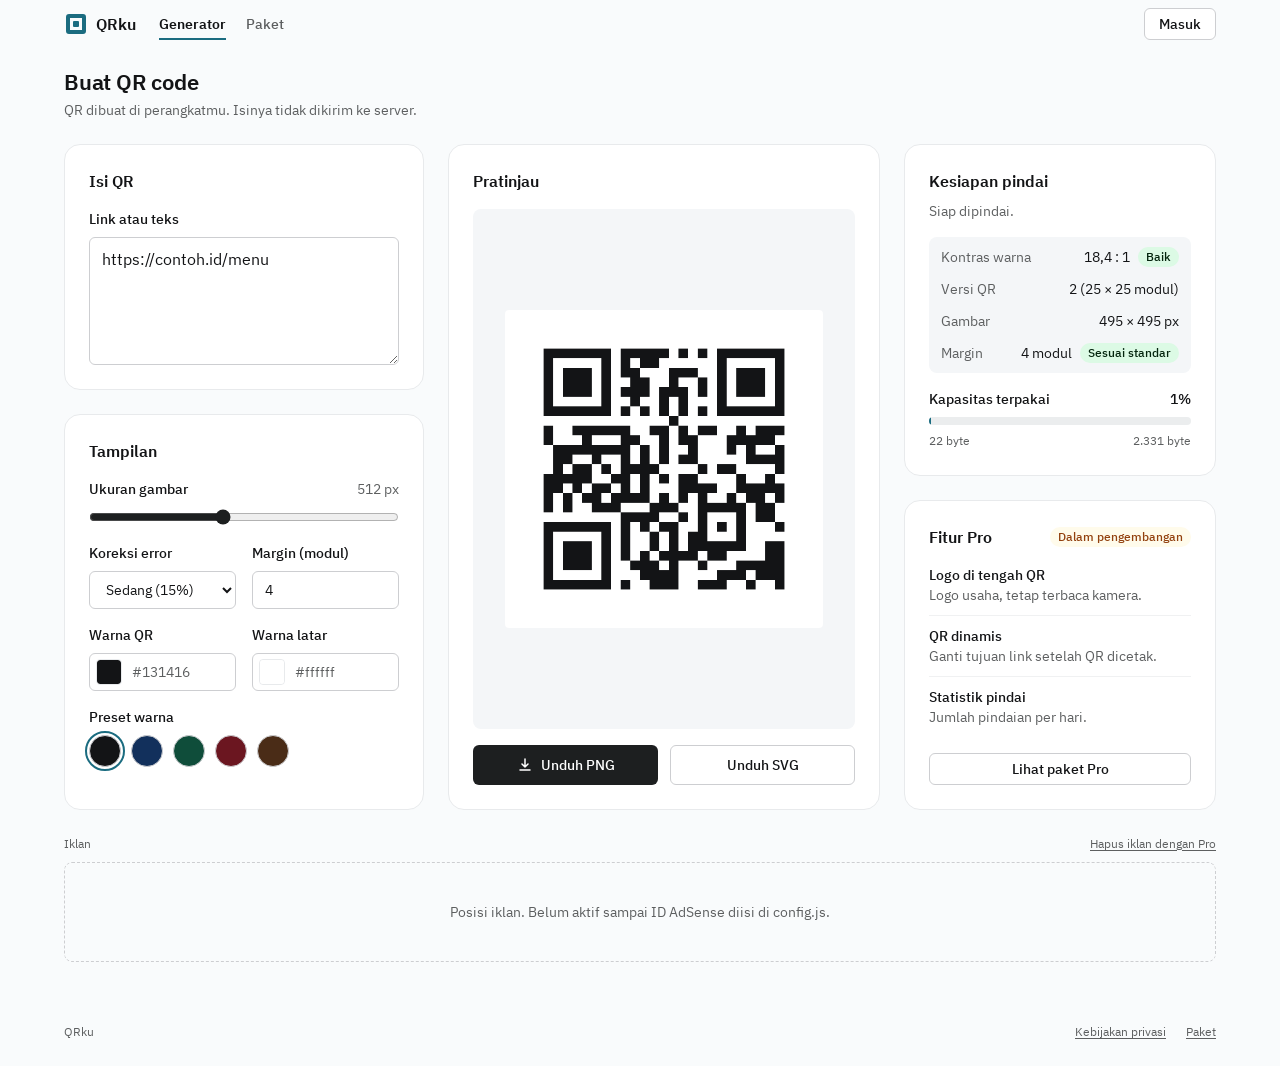
<file: index.html>
<!doctype html>
<html lang="id">
<head>
  <meta charset="utf-8">
  <meta name="viewport" content="width=device-width, initial-scale=1">
  <title>QRku - Generator QR Code Gratis</title>
  <meta name="description" content="Buat QR code dari link atau teks, atur warna dan ukuran, lalu unduh sebagai PNG atau SVG. Gratis, dan isi QR tidak dikirim ke server.">
  <link rel="icon" href="favicon.svg" type="image/svg+xml">
  <link rel="stylesheet" href="style.css">
</head>
<body>
  <div class="app">

    <header class="topbar">
      <a class="brand" href="#generator" aria-label="QRku, ke generator">
        <svg class="brand-mark" viewBox="0 0 24 24" width="24" height="24" aria-hidden="true">
          <path fill="currentColor" fill-rule="evenodd" d="M5 2h14a3 3 0 0 1 3 3v14a3 3 0 0 1-3 3H5a3 3 0 0 1-3-3V5a3 3 0 0 1 3-3Zm1 4v12h12V6H6Z"/>
          <rect fill="currentColor" x="9" y="9" width="6" height="6" rx="1"/>
        </svg>
        <span class="brand-name">QRku</span>
      </a>

      <nav class="tabs" aria-label="Halaman">
        <a class="tab" href="#generator" data-route="generator">Generator</a>
        <a class="tab" href="#paket" data-route="paket">Paket</a>
      </nav>

      <button id="account-button" class="btn btn-secondary account-button" type="button" aria-haspopup="dialog">
        <img id="account-avatar" class="avatar" alt="" width="20" height="20" referrerpolicy="no-referrer" hidden>
        <span id="account-label">Masuk</span>
      </button>
    </header>

    <!-- ===================== Generator ===================== -->
    <main id="view-generator" class="view" data-view="generator">
      <div class="title-row">
        <h1>Buat QR code</h1>
        <p class="subline">QR dibuat di perangkatmu. Isinya tidak dikirim ke server.</p>
      </div>

      <!-- Grid 1152 = 360 + 24 + 432 + 24 + 312 -->
      <div class="workspace">
        <div class="col col-settings">
          <section class="panel panel-content" aria-labelledby="content-title">
            <h2 id="content-title">Isi QR</h2>
            <label class="field-label" for="text">Link atau teks</label>
            <textarea id="text" rows="4" spellcheck="false" placeholder="https://tokosaya.id/menu">https://contoh.id/menu</textarea>
            <p id="error" class="field-error" role="alert" hidden></p>
          </section>

          <section class="panel panel-look" aria-labelledby="look-title">
            <h2 id="look-title">Tampilan</h2>

            <div class="field">
              <div class="field-head">
                <label class="field-label" for="size">Ukuran gambar</label>
                <output class="field-value num" id="size-value" for="size">512 px</output>
              </div>
              <input id="size" type="range" min="128" max="1024" step="32" value="512">
            </div>

            <div class="field-grid">
              <div class="field">
                <label class="field-label" for="ecl">Koreksi error</label>
                <select id="ecl">
                  <option value="L">Rendah (7%)</option>
                  <option value="M" selected>Sedang (15%)</option>
                  <option value="Q">Tinggi (25%)</option>
                  <option value="H">Tertinggi (30%)</option>
                </select>
              </div>
              <div class="field">
                <label class="field-label" for="margin">Margin (modul)</label>
                <input id="margin" type="number" min="0" max="10" value="4" inputmode="numeric">
              </div>
              <div class="field">
                <label class="field-label" for="fg">Warna QR</label>
                <div class="color-field">
                  <input id="fg" type="color" value="#131416">
                  <span class="num" id="fg-hex">#131416</span>
                </div>
              </div>
              <div class="field">
                <label class="field-label" for="bg">Warna latar</label>
                <div class="color-field">
                  <input id="bg" type="color" value="#ffffff">
                  <span class="num" id="bg-hex">#ffffff</span>
                </div>
              </div>
            </div>

            <div class="field">
              <span class="field-label" id="preset-label">Preset warna</span>
              <div class="presets" id="presets" role="group" aria-labelledby="preset-label">
                <button type="button" class="preset" data-fg="#131416" data-bg="#ffffff" style="--swatch:#131416" aria-label="Hitam" title="Hitam"></button>
                <button type="button" class="preset" data-fg="#12305c" data-bg="#ffffff" style="--swatch:#12305c" aria-label="Biru tua" title="Biru tua"></button>
                <button type="button" class="preset" data-fg="#0f4d3a" data-bg="#ffffff" style="--swatch:#0f4d3a" aria-label="Hijau tua" title="Hijau tua"></button>
                <button type="button" class="preset" data-fg="#6b1620" data-bg="#ffffff" style="--swatch:#6b1620" aria-label="Merah marun" title="Merah marun"></button>
                <button type="button" class="preset" data-fg="#4a2c17" data-bg="#ffffff" style="--swatch:#4a2c17" aria-label="Cokelat tua" title="Cokelat tua"></button>
              </div>
            </div>
          </section>
        </div>

        <div class="col col-preview">
          <section class="panel panel-preview" aria-labelledby="preview-title">
            <h2 id="preview-title">Pratinjau</h2>
            <div class="canvas-well">
              <canvas id="preview" width="512" height="512" role="img" aria-label="Pratinjau QR code"></canvas>
              <p id="placeholder" class="empty-slot" hidden>Isi link atau teks untuk melihat QR.</p>
            </div>
            <div class="actions">
              <button id="download-png" class="btn btn-primary" type="button" disabled>
                <svg viewBox="0 0 16 16" width="16" height="16" aria-hidden="true"><path d="M8 2v8m0 0L5 7m3 3 3-3M3 13h10" fill="none" stroke="currentColor" stroke-width="1.5" stroke-linecap="round" stroke-linejoin="round"/></svg>
                Unduh PNG
              </button>
              <button id="download-svg" class="btn btn-secondary" type="button" disabled>Unduh SVG</button>
            </div>
          </section>
        </div>

        <div class="col col-side">
          <section class="panel panel-ready" aria-labelledby="ready-title">
            <h2 id="ready-title">Kesiapan pindai</h2>
            <p id="ready-finding" class="finding">Siap dipindai.</p>

            <dl class="kv">
              <div class="kv-row">
                <dt>Kontras warna</dt>
                <dd><span class="num" id="ready-contrast">-</span> <span class="pill" id="ready-contrast-pill" hidden></span></dd>
              </div>
              <div class="kv-row">
                <dt>Versi QR</dt>
                <dd class="num" id="ready-version">-</dd>
              </div>
              <div class="kv-row">
                <dt>Gambar</dt>
                <dd class="num" id="ready-pixels">-</dd>
              </div>
              <div class="kv-row">
                <dt>Margin</dt>
                <dd><span class="num" id="ready-margin">-</span> <span class="pill" id="ready-margin-pill" hidden></span></dd>
              </div>
            </dl>

            <div class="capacity">
              <div class="capacity-head">
                <span>Kapasitas terpakai</span>
                <span class="num" id="capacity-percent">0%</span>
              </div>
              <div class="capacity-track" role="progressbar" aria-label="Kapasitas terpakai" aria-valuemin="0" aria-valuemax="100" aria-valuenow="0" id="capacity-bar">
                <div class="capacity-fill" id="capacity-fill"></div>
              </div>
              <div class="capacity-ends num">
                <span id="capacity-used">0 byte</span>
                <span id="capacity-limit">2.331 byte</span>
              </div>
            </div>
          </section>

          <section class="panel panel-pro" aria-labelledby="pro-title">
            <div class="panel-head">
              <h2 id="pro-title">Fitur Pro</h2>
              <span class="pill pill-warning">Dalam pengembangan</span>
            </div>
            <ul class="locked-list">
              <li>
                <span class="locked-name">Logo di tengah QR</span>
                <span class="locked-note">Logo usaha, tetap terbaca kamera.</span>
              </li>
              <li>
                <span class="locked-name">QR dinamis</span>
                <span class="locked-note">Ganti tujuan link setelah QR dicetak.</span>
              </li>
              <li>
                <span class="locked-name">Statistik pindai</span>
                <span class="locked-note">Jumlah pindaian per hari.</span>
              </li>
            </ul>
            <a class="btn btn-secondary btn-block" href="#paket">Lihat paket Pro</a>
          </section>
        </div>
      </div>

      <aside class="ad-band" data-ad-slot="below-tool" aria-label="Iklan" hidden>
        <div class="ad-head">
          <span class="ad-label">Iklan</span>
          <a href="#paket">Hapus iklan dengan Pro</a>
        </div>
        <div class="ad-body"></div>
      </aside>
    </main>

    <!-- ===================== Paket ===================== -->
    <main id="view-paket" class="view" data-view="paket" hidden>
      <div class="title-row">
        <h1>Paket</h1>
        <p class="subline">Pro masih dalam pengembangan dan belum bisa dibeli. Semua yang ada di paket Gratis tetap gratis.</p>
      </div>

      <!-- Grid 1152 = 760 + 24 + 368 -->
      <div class="plans">
        <section class="panel panel-table" aria-labelledby="compare-title">
          <h2 id="compare-title">Perbandingan paket</h2>
          <table class="compare">
            <thead>
              <tr>
                <th scope="col">Fitur</th>
                <th scope="col">Gratis</th>
                <th scope="col">Pro</th>
              </tr>
            </thead>
            <tbody>
              <tr>
                <th scope="row">Status</th>
                <td><span class="pill pill-positive">Tersedia</span></td>
                <td><span class="pill pill-warning">Dalam pengembangan</span></td>
              </tr>
              <tr>
                <th scope="row">Harga</th>
                <td class="num">Rp0</td>
                <td>Belum ditetapkan</td>
              </tr>
              <tr>
                <th scope="row">QR dari link atau teks</th>
                <td>Ya</td>
                <td>Ya</td>
              </tr>
              <tr>
                <th scope="row">Unduh PNG dan SVG</th>
                <td>Ya</td>
                <td>Ya</td>
              </tr>
              <tr>
                <th scope="row">Warna, ukuran, dan margin</th>
                <td>Ya</td>
                <td>Ya</td>
              </tr>
              <tr>
                <th scope="row">Tanpa iklan</th>
                <td><span class="dash" aria-label="Tidak ada">&ndash;</span></td>
                <td>Direncanakan</td>
              </tr>
              <tr>
                <th scope="row">Logo di tengah QR</th>
                <td><span class="dash" aria-label="Tidak ada">&ndash;</span></td>
                <td>Direncanakan</td>
              </tr>
              <tr>
                <th scope="row">QR dinamis (tujuan bisa diganti)</th>
                <td><span class="dash" aria-label="Tidak ada">&ndash;</span></td>
                <td>Direncanakan</td>
              </tr>
              <tr>
                <th scope="row">Statistik pindai</th>
                <td><span class="dash" aria-label="Tidak ada">&ndash;</span></td>
                <td>Direncanakan</td>
              </tr>
              <tr>
                <th scope="row">Banyak QR sekaligus dari CSV</th>
                <td><span class="dash" aria-label="Tidak ada">&ndash;</span></td>
                <td>Direncanakan</td>
              </tr>
            </tbody>
          </table>
        </section>

        <div class="col col-plan-side">
          <section class="panel panel-current" aria-labelledby="current-title">
            <h2 id="current-title">Paket kamu</h2>
            <p class="plan-name">Gratis</p>
            <dl class="kv plan-kv">
              <div class="kv-row"><dt>Harga</dt><dd class="num">Rp0</dd></div>
              <div class="kv-row"><dt>Jumlah QR</dt><dd>Tanpa batas</dd></div>
              <div class="kv-row"><dt>Iklan</dt><dd>Tampil</dd></div>
              <div class="kv-row"><dt>Akun</dt><dd id="plan-account">Belum masuk</dd></div>
            </dl>
            <a class="btn btn-primary btn-block" href="#generator">Buat QR code</a>
          </section>

          <section class="panel panel-waitlist" aria-labelledby="waitlist-title">
            <h2 id="waitlist-title">Daftar tunggu Pro</h2>
            <p class="plan-note">Fitur dan harga Pro bisa berubah sebelum rilis. Daftar tunggu tidak mengikat dan tidak dipungut biaya.</p>
            <a id="waitlist-button" class="btn btn-secondary btn-block" href="#paket" aria-disabled="true">Daftar tunggu belum dibuka</a>
            <p class="plan-note" id="waitlist-note">Pendaftaran dibuka setelah jadwal rilis Pro ditetapkan.</p>
          </section>
        </div>
      </div>
    </main>

    <footer class="footer">
      <span>QRku</span>
      <a href="privacy.html">Kebijakan privasi</a>
      <a href="#paket">Paket</a>
    </footer>
  </div>

  <!-- ===================== Dialog akun ===================== -->
  <dialog id="account-dialog" class="dialog" aria-labelledby="account-dialog-title">
    <form method="dialog" class="dialog-close-form">
      <button class="icon-button" type="submit" aria-label="Tutup">
        <svg viewBox="0 0 16 16" width="16" height="16" aria-hidden="true"><path d="m4 4 8 8m0-8-8 8" fill="none" stroke="currentColor" stroke-width="1.5" stroke-linecap="round"/></svg>
      </button>
    </form>

    <div id="account-signed-out">
      <h2 id="account-dialog-title">Masuk ke QRku</h2>
      <p class="dialog-text">Akun dipakai untuk paket Pro saat sudah rilis. Membuat dan mengunduh QR tidak butuh akun.</p>
      <div id="google-button" class="google-button"></div>
      <p id="auth-status" class="dialog-note" hidden></p>
      <p id="auth-dev-hint" class="dialog-note" hidden>Untuk developer: isi <code>googleClientId</code> di <code>config.js</code> dan buka situs lewat http atau https. Langkahnya ada di README.</p>
      <p class="dialog-note">Dengan masuk, kamu menyetujui <a href="privacy.html">kebijakan privasi</a>.</p>
    </div>

    <div id="account-signed-in" hidden>
      <h2>Akun</h2>
      <div class="profile">
        <img id="profile-avatar" class="avatar avatar-large" alt="" width="40" height="40" referrerpolicy="no-referrer">
        <div class="profile-text">
          <span id="profile-name" class="profile-name"></span>
          <span id="profile-email" class="profile-email"></span>
        </div>
      </div>
      <dl class="kv kv-plain">
        <div class="kv-row">
          <dt>Paket</dt>
          <dd>Gratis</dd>
        </div>
      </dl>
      <div class="dialog-actions">
        <a class="btn btn-secondary" href="#paket" id="profile-plans">Lihat paket Pro</a>
        <button class="btn btn-secondary" type="button" id="sign-out">Keluar</button>
      </div>
    </div>
  </dialog>

  <script src="vendor/qrcode.js"></script>
  <script src="vendor/qrcode_UTF8.js"></script>
  <script src="config.js"></script>
  <script src="auth.js"></script>
  <script src="ui.js"></script>
  <script src="app.js"></script>
</body>
</html>
</file>
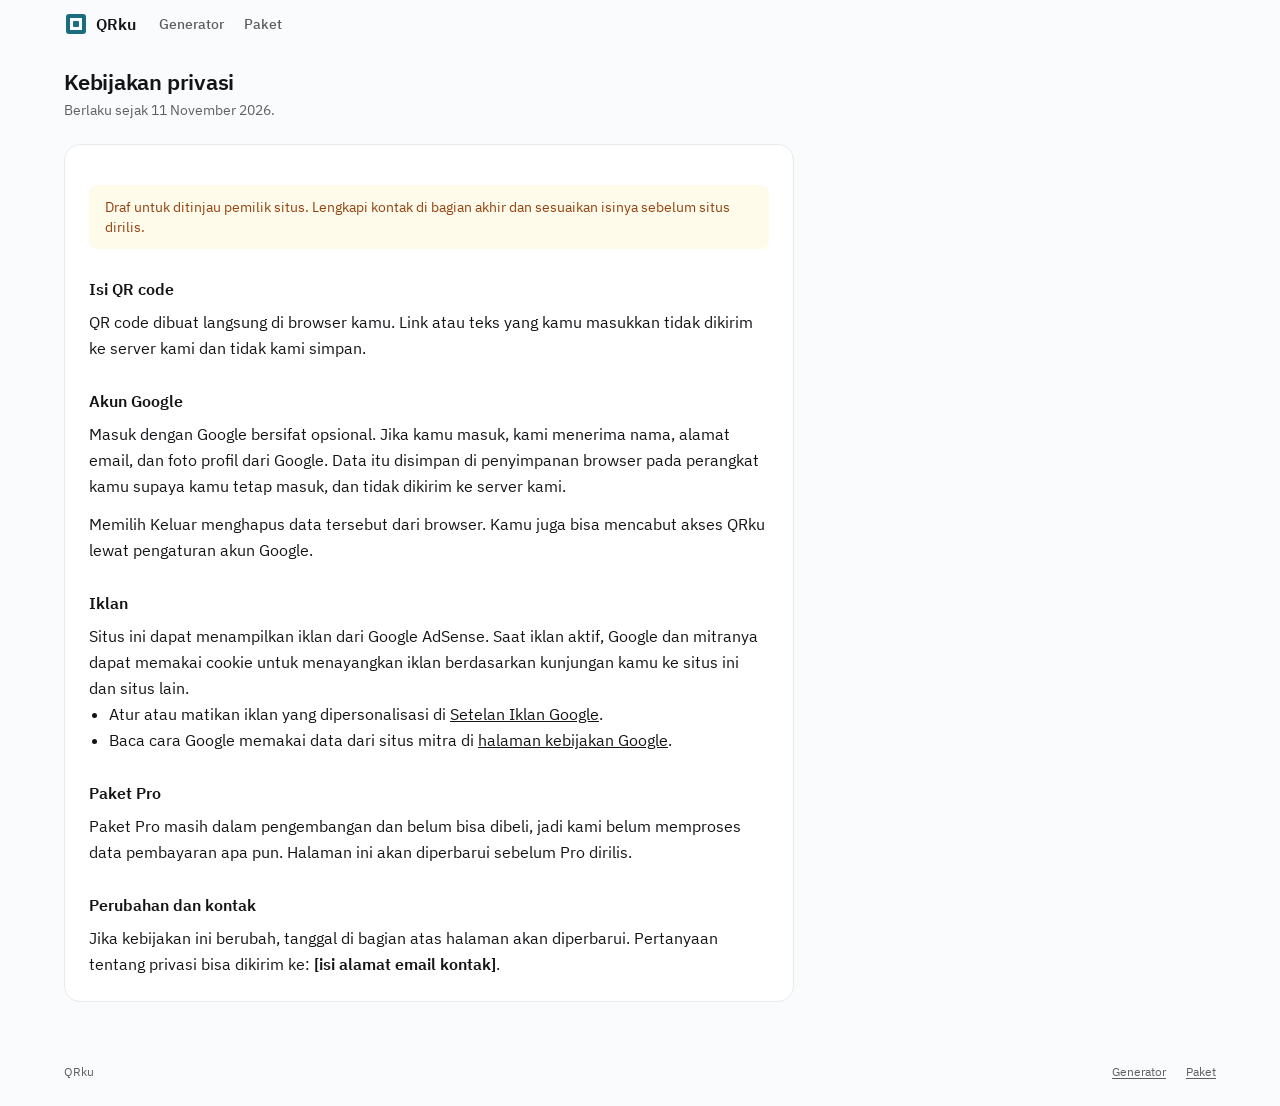
<file: privacy.html>
<!doctype html>
<html lang="id">
<head>
  <meta charset="utf-8">
  <meta name="viewport" content="width=device-width, initial-scale=1">
  <title>Kebijakan Privasi - QRku</title>
  <meta name="description" content="Data apa yang diproses QRku, di mana disimpan, dan pihak ketiga yang terlibat.">
  <link rel="icon" href="favicon.svg" type="image/svg+xml">
  <link rel="stylesheet" href="style.css">
</head>
<body>
  <div class="app">
    <header class="topbar">
      <a class="brand" href="index.html" aria-label="QRku, ke generator">
        <svg class="brand-mark" viewBox="0 0 24 24" width="24" height="24" aria-hidden="true">
          <path fill="currentColor" fill-rule="evenodd" d="M5 2h14a3 3 0 0 1 3 3v14a3 3 0 0 1-3 3H5a3 3 0 0 1-3-3V5a3 3 0 0 1 3-3Zm1 4v12h12V6H6Z"/>
          <rect fill="currentColor" x="9" y="9" width="6" height="6" rx="1"/>
        </svg>
        <span class="brand-name">QRku</span>
      </a>
      <nav class="tabs" aria-label="Halaman">
        <a class="tab" href="index.html#generator">Generator</a>
        <a class="tab" href="index.html#paket">Paket</a>
      </nav>
    </header>

    <main class="view">
      <div class="title-row">
        <h1>Kebijakan privasi</h1>
        <p class="subline">Berlaku sejak 11 November 2026.</p>
      </div>

      <section class="panel panel-prose">
        <div class="prose">
          <!-- HAPUS kotak ini setelah isi halaman ditinjau dan kontak diisi. -->
          <p class="notice">Draf untuk ditinjau pemilik situs. Lengkapi kontak di bagian akhir dan sesuaikan isinya sebelum situs dirilis.</p>

          <h2>Isi QR code</h2>
          <p>QR code dibuat langsung di browser kamu. Link atau teks yang kamu masukkan tidak dikirim ke server kami dan tidak kami simpan.</p>

          <h2>Akun Google</h2>
          <p>Masuk dengan Google bersifat opsional. Jika kamu masuk, kami menerima nama, alamat email, dan foto profil dari Google. Data itu disimpan di penyimpanan browser pada perangkat kamu supaya kamu tetap masuk, dan tidak dikirim ke server kami.</p>
          <p>Memilih Keluar menghapus data tersebut dari browser. Kamu juga bisa mencabut akses QRku lewat pengaturan akun Google.</p>

          <h2>Iklan</h2>
          <p>Situs ini dapat menampilkan iklan dari Google AdSense. Saat iklan aktif, Google dan mitranya dapat memakai cookie untuk menayangkan iklan berdasarkan kunjungan kamu ke situs ini dan situs lain.</p>
          <ul>
            <li>Atur atau matikan iklan yang dipersonalisasi di <a href="https://adssettings.google.com" rel="noopener">Setelan Iklan Google</a>.</li>
            <li>Baca cara Google memakai data dari situs mitra di <a href="https://policies.google.com/technologies/partner-sites" rel="noopener">halaman kebijakan Google</a>.</li>
          </ul>

          <h2>Paket Pro</h2>
          <p>Paket Pro masih dalam pengembangan dan belum bisa dibeli, jadi kami belum memproses data pembayaran apa pun. Halaman ini akan diperbarui sebelum Pro dirilis.</p>

          <h2>Perubahan dan kontak</h2>
          <p>Jika kebijakan ini berubah, tanggal di bagian atas halaman akan diperbarui. Pertanyaan tentang privasi bisa dikirim ke: <strong>[isi alamat email kontak]</strong>.</p>
        </div>
      </section>
    </main>

    <footer class="footer">
      <span>QRku</span>
      <a href="index.html">Generator</a>
      <a href="index.html#paket">Paket</a>
    </footer>
  </div>
</body>
</html>
</file>
<file: style.css>
/* QRku - gaya "framed sheet": krom satu warna, panel putih bertepi 1px, tanpa bayangan.
   Warna hanya ada di tanda merek, garis tab aktif, dan batang kapasitas. */

@font-face {
  font-family: "IBM Plex Sans";
  font-style: normal;
  font-weight: 400;
  font-display: swap;
  src: url("fonts/ibm-plex-sans-latin-400-normal.woff2") format("woff2");
}
@font-face {
  font-family: "IBM Plex Sans";
  font-style: normal;
  font-weight: 500;
  font-display: swap;
  src: url("fonts/ibm-plex-sans-latin-500-normal.woff2") format("woff2");
}
@font-face {
  font-family: "IBM Plex Sans";
  font-style: normal;
  font-weight: 600;
  font-display: swap;
  src: url("fonts/ibm-plex-sans-latin-600-normal.woff2") format("woff2");
}

:root {
  --ground: #f9fbfc;
  --surface: #ffffff;
  --raised: #f4f6f8;
  --active: #ebedee;
  --border: #e8eaec;
  --rule: #f0f1f2;
  --control: #cdced1;
  --text: #131416;
  --muted: #5d5f60;
  --accent: #1b6c80;
  --primary: #1d1f20;
  --primary-ink: #ffffff;
  --positive: #1e7b4f;
  --negative: #c4242a;
  --warning: #92400e;
  --pill-positive-bg: #dcfae5; --pill-positive-ink: #04250e;
  --pill-negative-bg: #ffedea; --pill-negative-ink: #831c1e;
  --pill-warning-bg: #fffbeb;  --pill-warning-ink: #92400e;
  --pill-neutral-bg: #ebedee;  --pill-neutral-ink: #353736;
  --scrim: rgba(19, 20, 22, 0.4);

  --radius-panel: 16px;
  --radius-card: 8px;
  --radius-control: 6px;
  --gap: 24px;
  --pad: 24px;
  --control-height: 32px;
  --field-height: 38px;

  --font: "IBM Plex Sans", Inter, system-ui, -apple-system, "Segoe UI", sans-serif;
  --fs-title: 22px;
  --fs-section: 16px;
  --fs-body: 14px;
  --fs-small: 12px;

  --t-hover: 150ms;
  --t-press: 120ms;
  color-scheme: light;
}

@media (prefers-color-scheme: dark) {
  :root:not([data-theme="light"]) {
    --ground: #000000;
    --surface: #111111;
    --raised: #1b1b1b;
    --active: #222222;
    --border: #2a2a2a;
    --rule: #1c1c1c;
    --control: #444444;
    --text: #ffffff;
    --muted: #b4b4b4;
    --accent: #5fb4c8;
    --primary: #ffffff;
    --primary-ink: #000000;
    --positive: #3fc07a;
    --negative: #e5566f;
    --warning: #e5a93b;
    --pill-positive-bg: #172a1d; --pill-positive-ink: #3fc07a;
    --pill-negative-bg: #2c1a20; --pill-negative-ink: #e5566f;
    --pill-warning-bg: #2b2414;  --pill-warning-ink: #e5a93b;
    --pill-neutral-bg: #222222;  --pill-neutral-ink: #d0d0d0;
    --scrim: rgba(0, 0, 0, 0.6);
    color-scheme: dark;
  }
}
:root[data-theme="dark"] {
  --ground: #000000;
  --surface: #111111;
  --raised: #1b1b1b;
  --active: #222222;
  --border: #2a2a2a;
  --rule: #1c1c1c;
  --control: #444444;
  --text: #ffffff;
  --muted: #b4b4b4;
  --accent: #5fb4c8;
  --primary: #ffffff;
  --primary-ink: #000000;
  --positive: #3fc07a;
  --negative: #e5566f;
  --warning: #e5a93b;
  --pill-positive-bg: #172a1d; --pill-positive-ink: #3fc07a;
  --pill-negative-bg: #2c1a20; --pill-negative-ink: #e5566f;
  --pill-warning-bg: #2b2414;  --pill-warning-ink: #e5a93b;
  --pill-neutral-bg: #222222;  --pill-neutral-ink: #d0d0d0;
  --scrim: rgba(0, 0, 0, 0.6);
  color-scheme: dark;
}

*, *::before, *::after { box-sizing: border-box; }

html { -webkit-text-size-adjust: 100%; }

body {
  margin: 0;
  background: var(--ground);
  color: var(--text);
  font-family: var(--font);
  font-size: var(--fs-body);
  line-height: 20px;
  -webkit-font-smoothing: antialiased;
}

[hidden] { display: none !important; }

h1, h2, p, dl, dd, ul { margin: 0; }
ul { padding: 0; list-style: none; }
a { color: inherit; }
code {
  font-family: ui-monospace, SFMono-Regular, Menlo, Consolas, monospace;
  font-size: 13px;
}
.num { font-variant-numeric: tabular-nums; }

:focus-visible {
  outline: 2px solid var(--accent);
  outline-offset: 2px;
}

/* ---------- Kerangka: kolom 1152px di tengah ---------- */
.app {
  width: 100%;
  max-width: calc(1152px + 2 * var(--pad));
  margin: 0 auto;
  padding: 0 var(--pad);
  min-height: 100vh;
  display: flex;
  flex-direction: column;
}

.topbar {
  height: 48px;
  display: flex;
  align-items: center;
  gap: 24px;
}

.brand {
  display: inline-flex;
  align-items: center;
  gap: 8px;
  text-decoration: none;
  border-radius: var(--radius-control);
}
.brand-mark { color: var(--accent); flex: none; }
.brand-name { font-size: 16px; font-weight: 600; letter-spacing: -0.01em; }

.tabs {
  display: flex;
  align-self: stretch;
  gap: 20px;
  flex: 1;
  min-width: 0;
}
.tab {
  position: relative;
  display: inline-flex;
  align-items: center;
  color: var(--muted);
  text-decoration: none;
  font-weight: 500;
  transition: color var(--t-hover);
}
.tab:hover { color: var(--text); }
.tab[aria-current="page"] { color: var(--text); font-weight: 600; }
.tab[aria-current="page"]::after {
  content: "";
  position: absolute;
  left: 0;
  right: 0;
  bottom: 8px;
  height: 2px;
  background: var(--accent);
}

.view { flex: 1; padding-bottom: 40px; }

.title-row { padding: 20px 0 24px; }
h1 {
  font-size: var(--fs-title);
  line-height: 28px;
  font-weight: 600;
  letter-spacing: -0.01em;
}
.subline { color: var(--muted); margin-top: 4px; }

h2 {
  font-size: var(--fs-section);
  line-height: 24px;
  font-weight: 600;
}

/* ---------- Panel ---------- */
.panel {
  background: var(--surface);
  border: 1px solid var(--border);
  border-radius: var(--radius-panel);
  padding: var(--pad);
}
.panel > h2 { margin-bottom: 16px; }
.panel-head {
  display: flex;
  align-items: center;
  justify-content: space-between;
  gap: 12px;
  margin-bottom: 16px;
}

/* ---------- Generator: 360 + 24 + 432 + 24 + 312 = 1152 ---------- */
.workspace {
  display: grid;
  grid-template-columns: 360fr 432fr 312fr;
  gap: var(--gap);
  align-items: stretch;
}
.col {
  display: flex;
  flex-direction: column;
  gap: var(--gap);
  min-width: 0;
}
.col > .panel:last-child { flex: 1; }

/* ---------- Kolom isian ---------- */
.field + .field,
.field + .field-grid,
.field-grid + .field { margin-top: 16px; }
.field-grid {
  display: grid;
  grid-template-columns: 1fr 1fr;
  gap: 16px;
}
.field-grid .field + .field { margin-top: 0; }
.field-head {
  display: flex;
  align-items: baseline;
  justify-content: space-between;
  gap: 12px;
}
.field-label {
  display: block;
  font-weight: 500;
  margin-bottom: 8px;
}
.field-value { color: var(--muted); }

textarea,
select,
input[type="number"] {
  width: 100%;
  font: inherit;
  color: var(--text);
  background: var(--surface);
  border: 1px solid var(--control);
  border-radius: var(--radius-control);
  transition: border-color var(--t-hover);
}
textarea {
  display: block;
  min-height: 128px;
  padding: 9px 12px;
  resize: vertical;
  font-size: 16px;
  line-height: 24px;
}
select,
input[type="number"] {
  height: var(--field-height);
  padding: 0 12px;
}
textarea:hover, select:hover, input[type="number"]:hover { border-color: var(--muted); }
textarea:focus-visible, select:focus-visible, input:focus-visible {
  outline: 2px solid var(--accent);
  outline-offset: 0;
  border-color: var(--accent);
}
textarea::placeholder { color: var(--muted); }

input[type="range"] {
  display: block;
  width: 100%;
  height: 20px;
  margin: 0;
  accent-color: var(--primary);
}

.color-field {
  display: flex;
  align-items: center;
  gap: 10px;
  height: var(--field-height);
  padding: 0 12px 0 6px;
  border: 1px solid var(--control);
  border-radius: var(--radius-control);
  background: var(--surface);
  color: var(--muted);
}
.color-field input[type="color"] {
  flex: none;
  width: 26px;
  height: 26px;
  padding: 0;
  border: 1px solid var(--border);
  border-radius: 4px;
  background: none;
  cursor: pointer;
}
.color-field input[type="color"]::-webkit-color-swatch-wrapper { padding: 0; }
.color-field input[type="color"]::-webkit-color-swatch { border: 0; border-radius: 3px; }
.color-field input[type="color"]::-moz-color-swatch { border: 0; border-radius: 3px; }

.presets { display: flex; gap: 10px; }
.preset {
  width: 32px;
  height: 32px;
  padding: 0;
  border: 1px solid var(--control);
  border-radius: 50%;
  background: var(--swatch);
  outline: 2px solid transparent;
  outline-offset: 2px;
  cursor: pointer;
  transition: transform var(--t-press);
}
.preset:hover { transform: scale(1.08); }
.preset[aria-pressed="true"] { outline-color: var(--accent); }

.field-error {
  margin-top: 8px;
  color: var(--negative);
}

/* ---------- Pratinjau ---------- */
.panel-preview { display: flex; flex-direction: column; }
.canvas-well {
  flex: 1;
  display: flex;
  align-items: center;
  justify-content: center;
  aspect-ratio: 1 / 1;
  background: var(--raised);
  border-radius: var(--radius-card);
  padding: 32px;
}
#preview {
  display: block;
  width: 100%;
  max-width: 320px;
  height: auto;
  border-radius: 4px;
}
#preview[hidden] + .empty-slot { display: block; }
.empty-slot {
  width: 100%;
  padding: 10px 12px;
  border: 1px dashed var(--control);
  border-radius: var(--radius-card);
  color: var(--muted);
  text-align: center;
}
.actions {
  display: grid;
  grid-template-columns: 1fr 1fr;
  gap: 12px;
  margin-top: 16px;
}

/* ---------- Tombol ---------- */
.btn {
  display: inline-flex;
  align-items: center;
  justify-content: center;
  gap: 8px;
  height: var(--control-height);
  padding: 0 14px;
  font: inherit;
  font-weight: 500;
  white-space: nowrap;
  text-decoration: none;
  border-radius: var(--radius-control);
  border: 1px solid transparent;
  cursor: pointer;
  transition: background-color var(--t-hover), border-color var(--t-hover), opacity var(--t-hover), transform var(--t-press);
}
.btn:active:not(:disabled):not([aria-disabled="true"]) { transform: translateY(1px); }
.btn-primary {
  background: var(--primary);
  color: var(--primary-ink);
}
.btn-primary:hover:not(:disabled) { opacity: 0.86; }
.btn-secondary {
  background: var(--surface);
  color: var(--text);
  border-color: var(--control);
}
.btn-secondary:hover:not(:disabled):not([aria-disabled="true"]) { background: var(--raised); border-color: var(--muted); }
.btn:disabled,
.btn[aria-disabled="true"] {
  background: var(--raised);
  border-color: var(--border);
  color: var(--muted);
  cursor: not-allowed;
}
.btn-block { width: 100%; }
.actions .btn { height: 40px; }

.icon-button {
  display: inline-flex;
  align-items: center;
  justify-content: center;
  width: 32px;
  height: 32px;
  padding: 0;
  color: var(--muted);
  background: none;
  border: 0;
  border-radius: var(--radius-control);
  cursor: pointer;
  transition: background-color var(--t-hover), color var(--t-hover);
}
.icon-button:hover { background: var(--raised); color: var(--text); }

.account-button { flex: none; max-width: 180px; }
.account-button span { overflow: hidden; text-overflow: ellipsis; }
.avatar {
  flex: none;
  width: 20px;
  height: 20px;
  border-radius: 50%;
  background: var(--active);
  object-fit: cover;
}
.avatar-large { width: 40px; height: 40px; }

/* ---------- Pil status ---------- */
.pill {
  display: inline-flex;
  align-items: center;
  flex: none;
  height: 20px;
  padding: 0 8px;
  font-size: var(--fs-small);
  font-weight: 500;
  line-height: 20px;
  white-space: nowrap;
  border-radius: 999px;
  background: var(--pill-neutral-bg);
  color: var(--pill-neutral-ink);
}
.pill-positive { background: var(--pill-positive-bg); color: var(--pill-positive-ink); }
.pill-warning  { background: var(--pill-warning-bg);  color: var(--pill-warning-ink); }
.pill-negative { background: var(--pill-negative-bg); color: var(--pill-negative-ink); }

/* ---------- Kesiapan pindai ---------- */
.finding { margin: -8px 0 16px; color: var(--muted); }
.finding.is-warning { color: var(--warning); }
.finding.is-negative { color: var(--negative); }

.kv {
  background: var(--raised);
  border-radius: var(--radius-card);
  padding: 4px 12px;
}
.kv-row {
  display: flex;
  align-items: center;
  justify-content: space-between;
  gap: 12px;
  min-height: 32px;
}
.kv dt { color: var(--muted); }
.kv dd {
  display: inline-flex;
  align-items: center;
  gap: 8px;
  text-align: right;
}
.kv-plain { background: none; padding: 0; }

.capacity { margin-top: 16px; }
.capacity-head,
.capacity-ends {
  display: flex;
  justify-content: space-between;
  gap: 12px;
}
.capacity-head { font-weight: 500; }
.capacity-track {
  height: 8px;
  margin: 8px 0 6px;
  border-radius: 999px;
  background: var(--active);
  overflow: hidden;
}
.capacity-fill {
  width: 0;
  height: 100%;
  border-radius: 999px;
  background: var(--accent);
  transition: width var(--t-hover);
}
.capacity-fill.is-over { background: var(--negative); }
.capacity-ends { font-size: var(--fs-small); color: var(--muted); }

/* ---------- Fitur Pro (terkunci, tetap terbaca) ---------- */
.locked-list { margin-bottom: 16px; }
.locked-list li {
  display: flex;
  flex-direction: column;
  padding: 10px 0;
  border-top: 1px solid var(--rule);
}
.locked-list li:first-child { border-top: 0; padding-top: 0; }
.locked-name { font-weight: 500; }
.locked-note { color: var(--muted); }

/* ---------- Iklan ---------- */
.ad-band { margin-top: var(--gap); }
.ad-head {
  display: flex;
  align-items: center;
  justify-content: space-between;
  gap: 12px;
  margin-bottom: 8px;
  font-size: var(--fs-small);
  color: var(--muted);
}
.ad-head a { text-underline-offset: 2px; }
.ad-head a:hover { color: var(--text); }
.ad-body {
  min-height: 100px;
  border-radius: var(--radius-card);
  overflow: hidden;
}
.ad-placeholder {
  display: flex;
  align-items: center;
  justify-content: center;
  min-height: 100px;
  padding: 12px 16px;
  border: 1px dashed var(--control);
  border-radius: var(--radius-card);
  color: var(--muted);
  text-align: center;
}

/* ---------- Paket: 760 + 24 + 368 = 1152 ---------- */
.plans {
  display: grid;
  grid-template-columns: 760fr 368fr;
  gap: var(--gap);
  align-items: stretch;
}
.compare {
  width: 100%;
  border-collapse: collapse;
}
.compare th,
.compare td {
  height: 44px;
  padding: 8px 12px 8px 0;
  text-align: left;
  font-weight: 400;
  border-top: 1px solid var(--rule);
}
.compare thead th {
  height: 36px;
  font-size: var(--fs-small);
  color: var(--muted);
  border-top: 0;
}
.compare tbody th { width: 46%; font-weight: 500; }
.compare td:last-child, .compare th:last-child { padding-right: 0; }
.dash { color: var(--muted); }

.plan-name {
  font-size: 28px;
  line-height: 32px;
  font-weight: 400;
  letter-spacing: -0.01em;
  margin: -4px 0 8px;
}
.plan-kv { margin-bottom: 16px; }
.plan-kv dd { min-width: 0; overflow: hidden; text-overflow: ellipsis; white-space: nowrap; display: block; }
.plan-note { color: var(--muted); }
.plan-note + .btn, .btn + .plan-note { margin-top: 16px; }

/* ---------- Footer ---------- */
.footer {
  display: flex;
  align-items: center;
  gap: 20px;
  padding: 20px 0 24px;
  font-size: var(--fs-small);
  color: var(--muted);
}
.footer span { margin-right: auto; }
.footer a { text-underline-offset: 2px; }
.footer a:hover { color: var(--text); }

/* ---------- Dialog ---------- */
.dialog {
  width: min(400px, calc(100vw - 32px));
  padding: var(--pad);
  color: var(--text);
  background: var(--surface);
  border: 1px solid var(--border);
  border-radius: var(--radius-panel);
  box-shadow: 0 16px 48px rgba(0, 0, 0, 0.16);
}
.dialog::backdrop { background: var(--scrim); }
.dialog h2 { margin-bottom: 8px; padding-right: 40px; }
.dialog-close-form { position: absolute; top: 16px; right: 16px; margin: 0; }
.dialog-text { margin-bottom: 20px; }
.dialog-note { margin-top: 12px; font-size: var(--fs-small); line-height: 18px; color: var(--muted); }
.dialog-note a { text-underline-offset: 2px; }
.google-button { min-height: 40px; }
.google-button:empty { display: none; }
.profile {
  display: flex;
  align-items: center;
  gap: 12px;
  margin: 12px 0 8px;
}
.profile-text { display: flex; flex-direction: column; min-width: 0; }
.profile-name { font-weight: 500; }
.profile-email { color: var(--muted); overflow: hidden; text-overflow: ellipsis; }
.dialog-actions {
  display: grid;
  grid-template-columns: 1fr 1fr;
  gap: 12px;
  margin-top: 16px;
}

/* ---------- Halaman teks (kebijakan privasi) ---------- */
.panel-prose { max-width: 730px; }
.prose { max-width: 680px; }
.prose h2 { margin: 28px 0 8px; }
.prose p, .prose li { font-size: 16px; line-height: 26px; }
.prose p + p { margin-top: 12px; }
.prose ul { list-style: disc; padding-left: 20px; }
.prose .notice {
  margin-top: 16px;
  padding: 12px 16px;
  font-size: var(--fs-body);
  line-height: 20px;
  border-radius: var(--radius-card);
  background: var(--pill-warning-bg);
  color: var(--pill-warning-ink);
}

/* ---------- Tablet: dua kolom, kolom samping pindah ke bawah ---------- */
@media (max-width: 1100px) {
  .workspace { grid-template-columns: 1fr 1fr; }
  .col-side {
    grid-column: 1 / -1;
    flex-direction: row;
  }
  .col-side > .panel { flex: 1; min-width: 0; }
  .plans { grid-template-columns: 1fr; }
  .col-plan-side { flex-direction: row; }
  .col-plan-side > .panel { flex: 1; min-width: 0; }
}

/* ---------- Ponsel: satu kolom, pratinjau tepat setelah isi ---------- */
@media (max-width: 700px) {
  :root { --pad: 16px; --gap: 16px; }
  .topbar { gap: 16px; }
  .title-row { padding: 12px 0 16px; }
  .workspace { grid-template-columns: 1fr; }
  .col, .col-side, .col-plan-side { display: contents; }
  .panel-content { order: 1; }
  .panel-preview { order: 2; }
  .panel-look { order: 3; }
  .panel-ready { order: 4; }
  .panel-pro { order: 5; }
  .preset { width: 44px; height: 44px; }
  .canvas-well { padding: 24px; }
  .btn { height: 44px; }
  .actions .btn { height: 44px; }
  .account-button { height: 44px; }
  .icon-button { width: 44px; height: 44px; }
  .dialog-close-form { top: 8px; right: 8px; }
  select, input[type="number"], .color-field { height: 44px; }
  .plans { display: flex; flex-direction: column; }
  .compare tbody th { width: 44%; }
  .footer { flex-wrap: wrap; }
}

@media (prefers-reduced-motion: reduce) {
  * { transition: none !important; }
}
</file>
